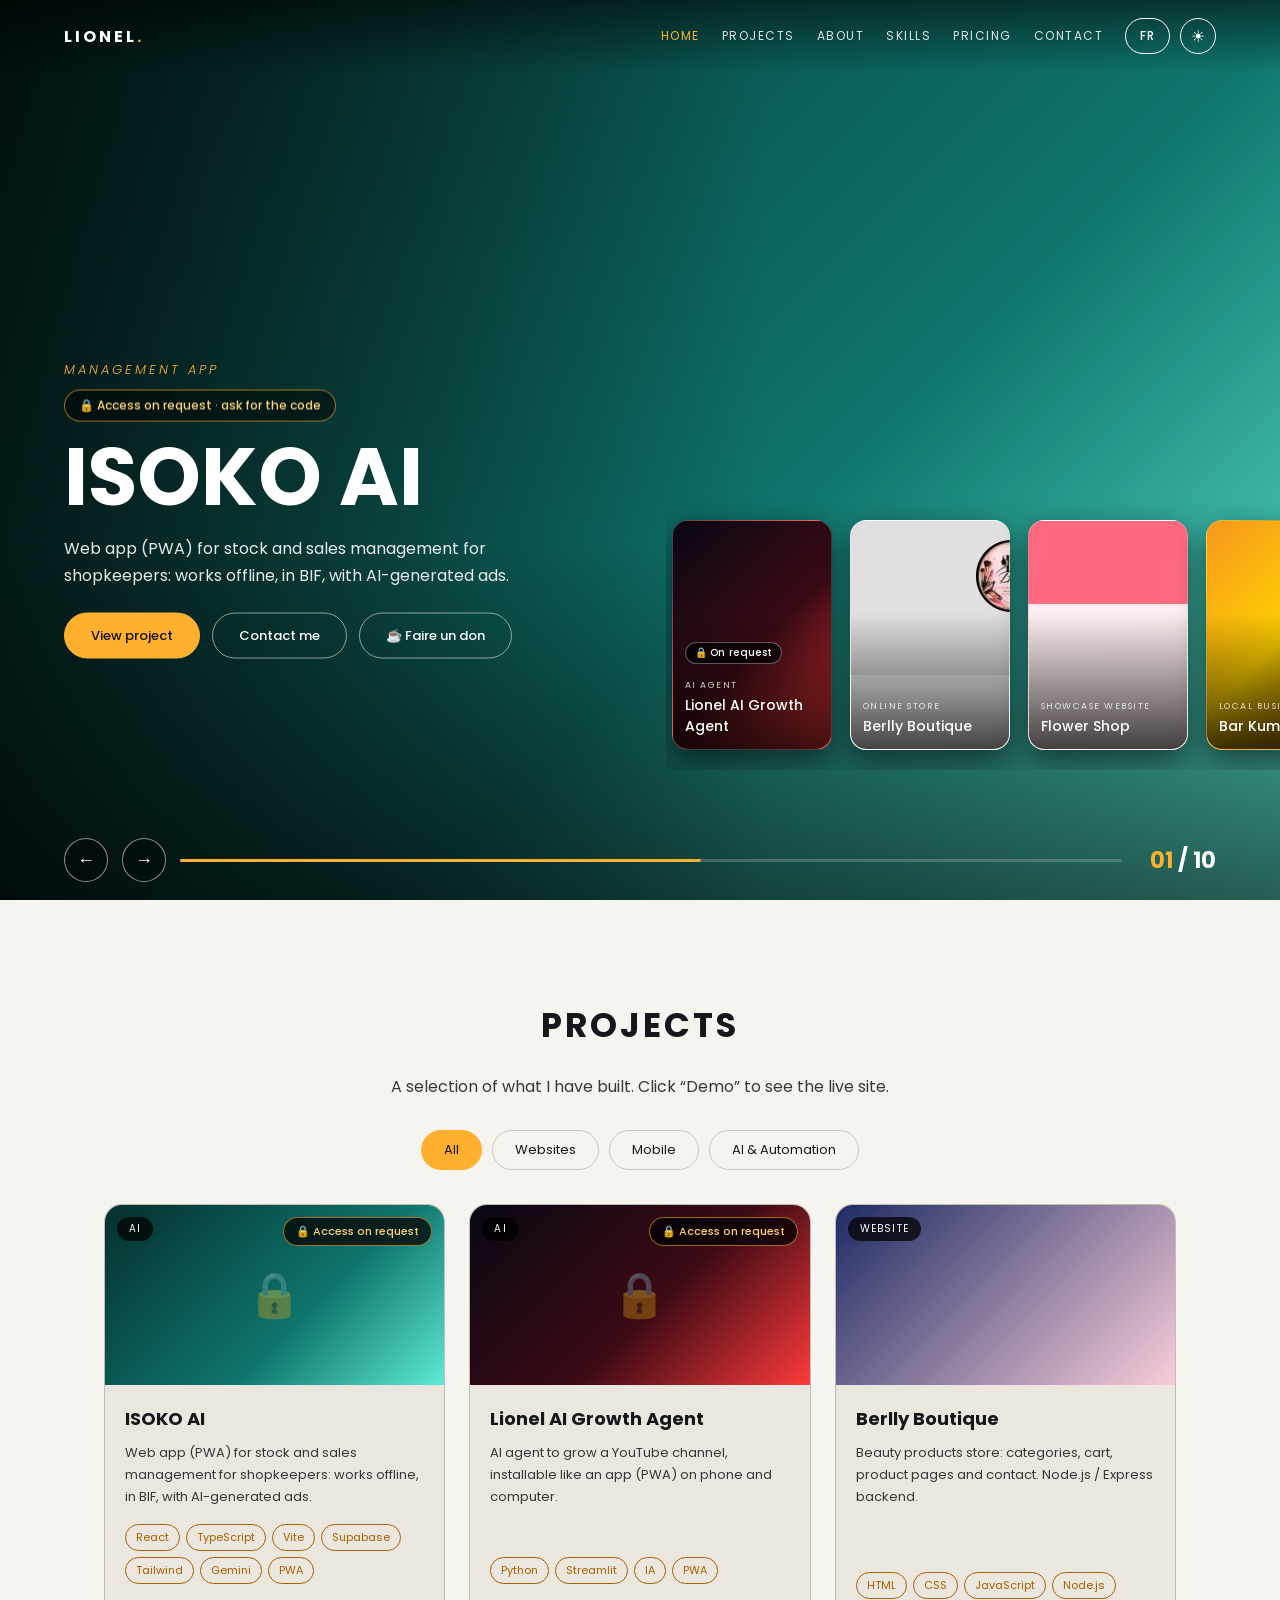
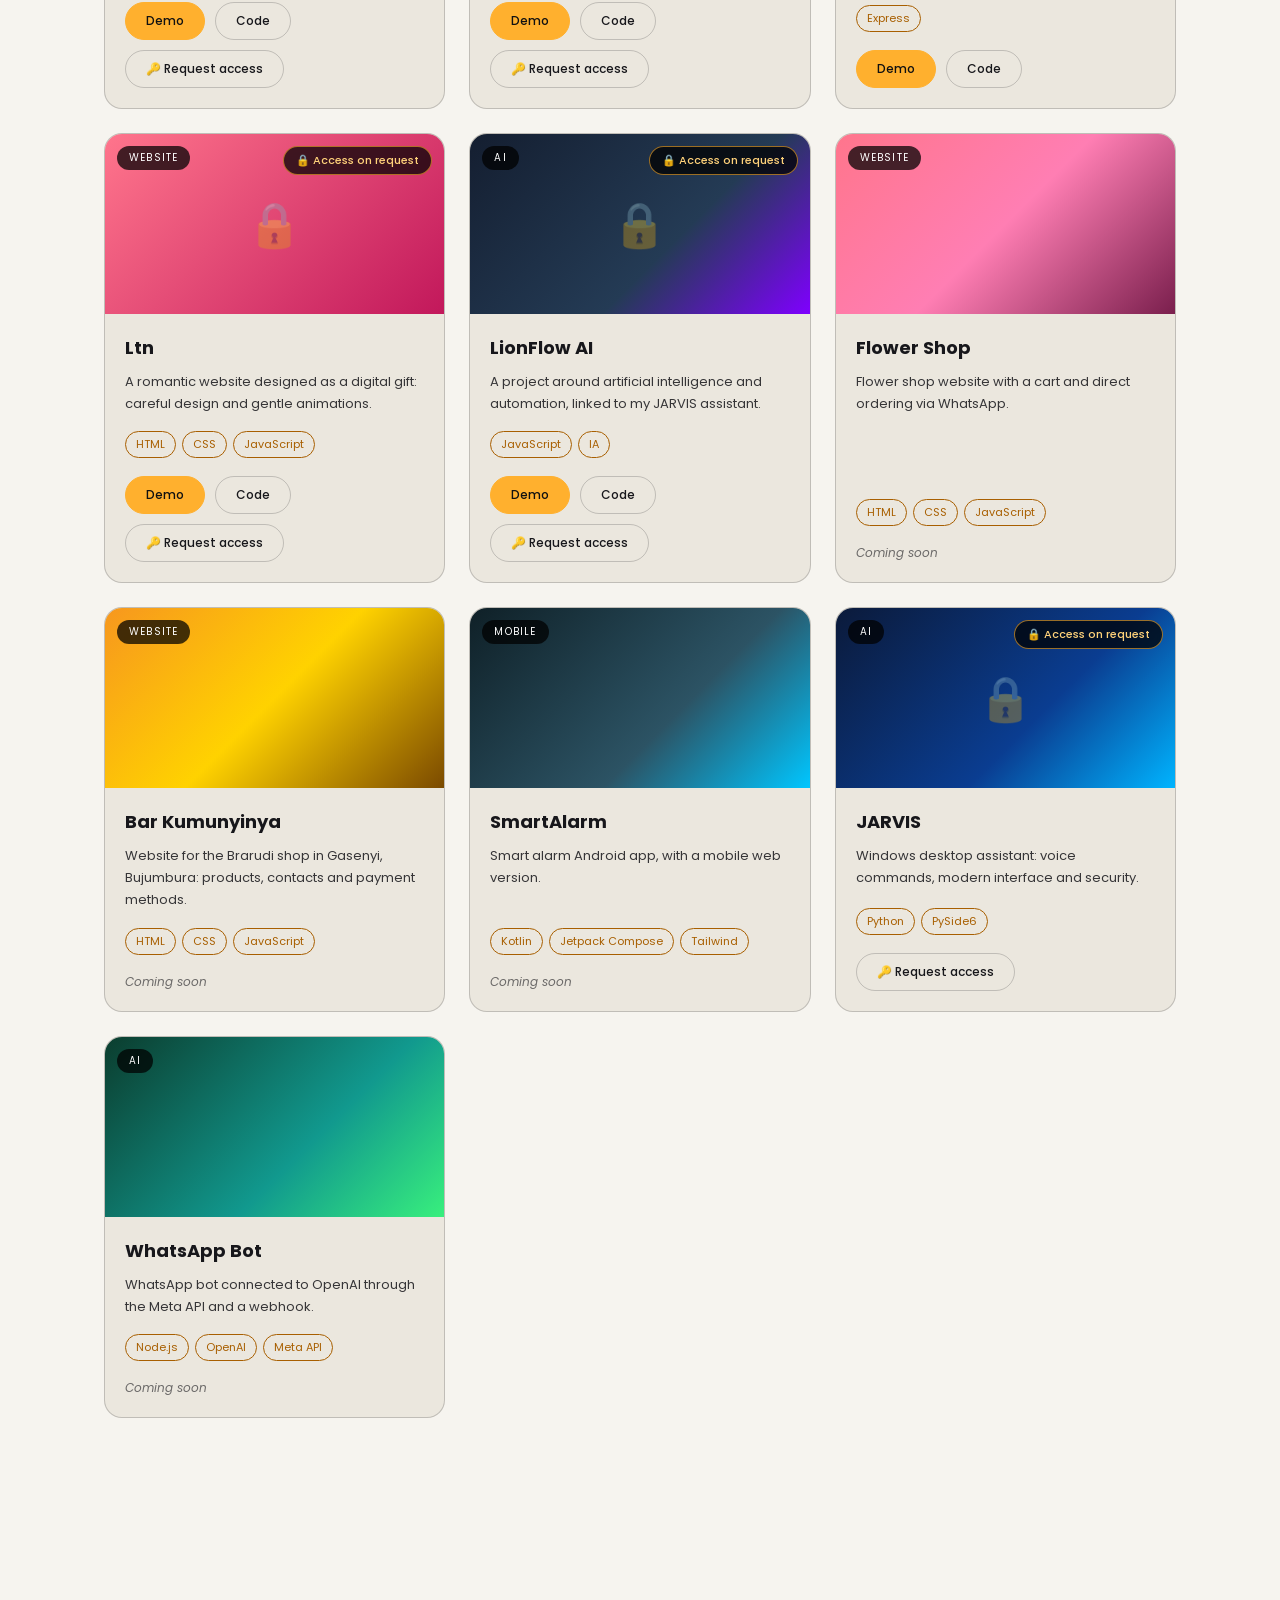
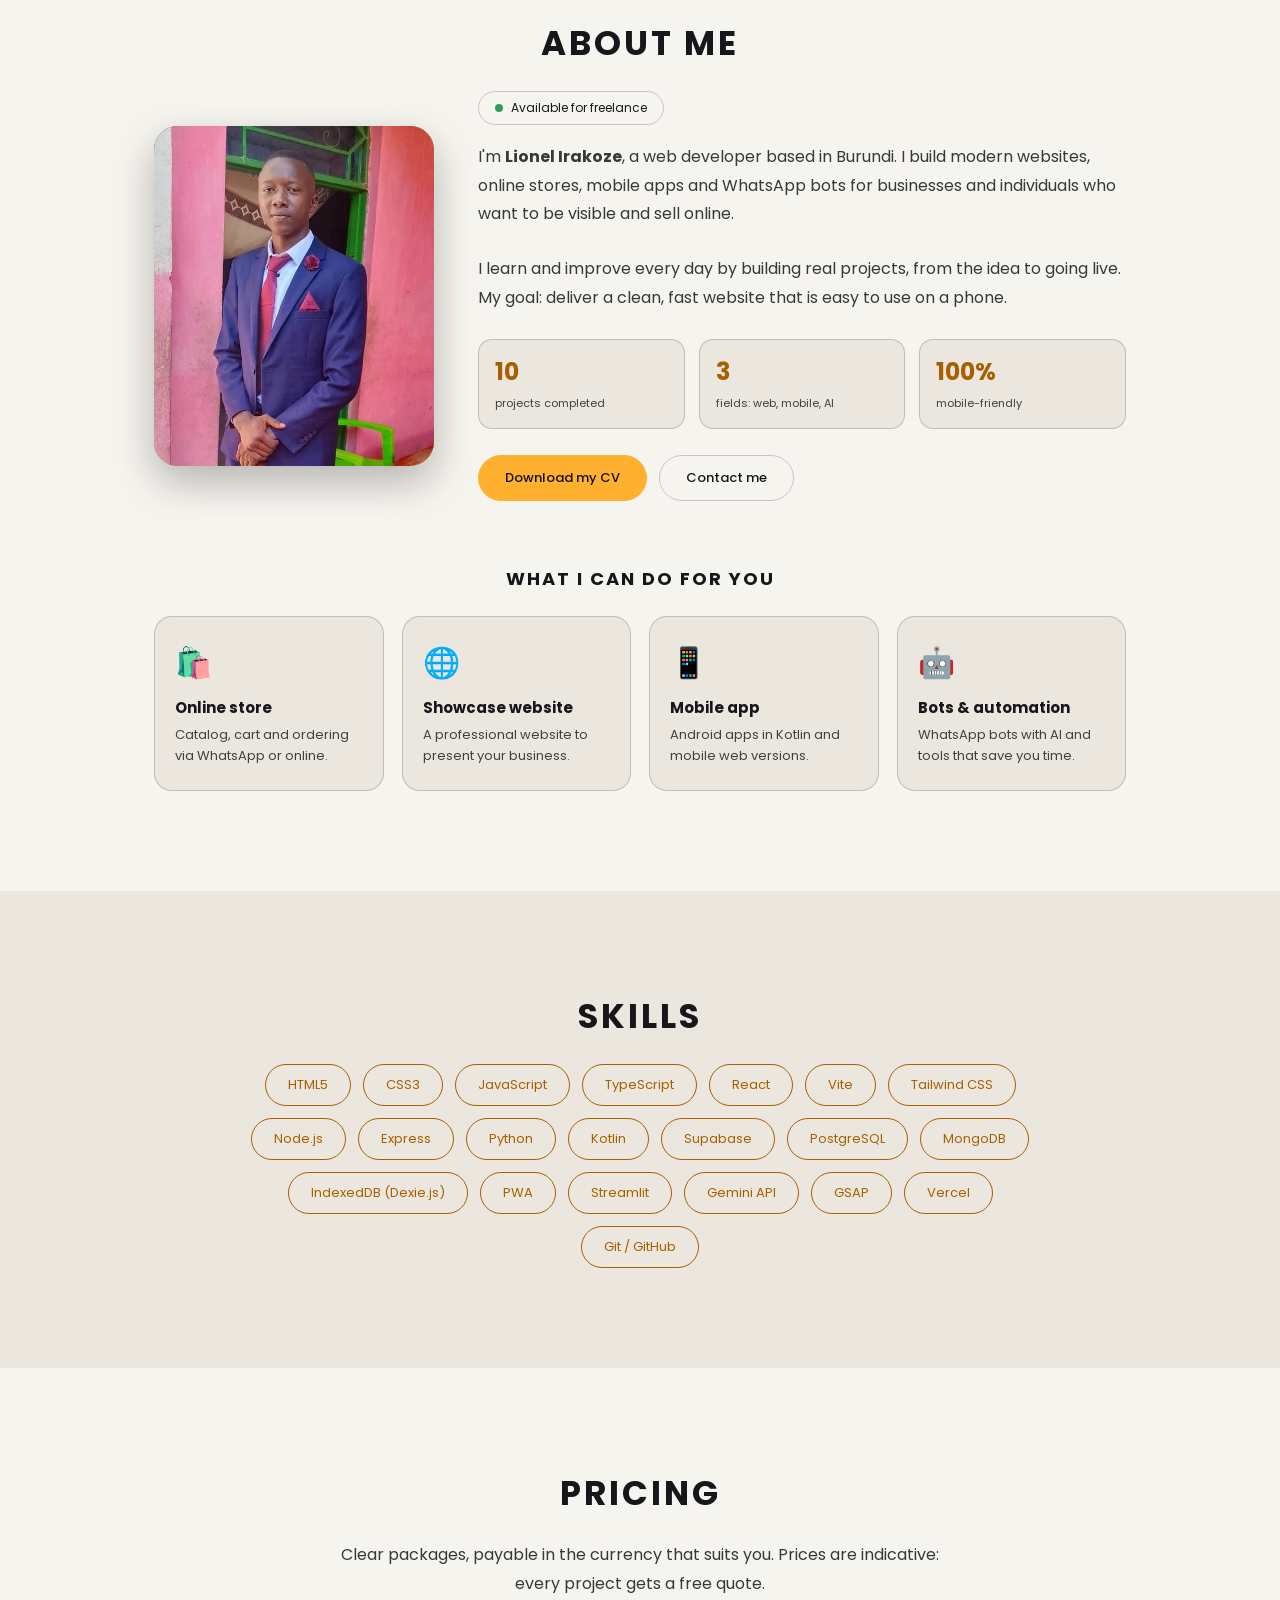
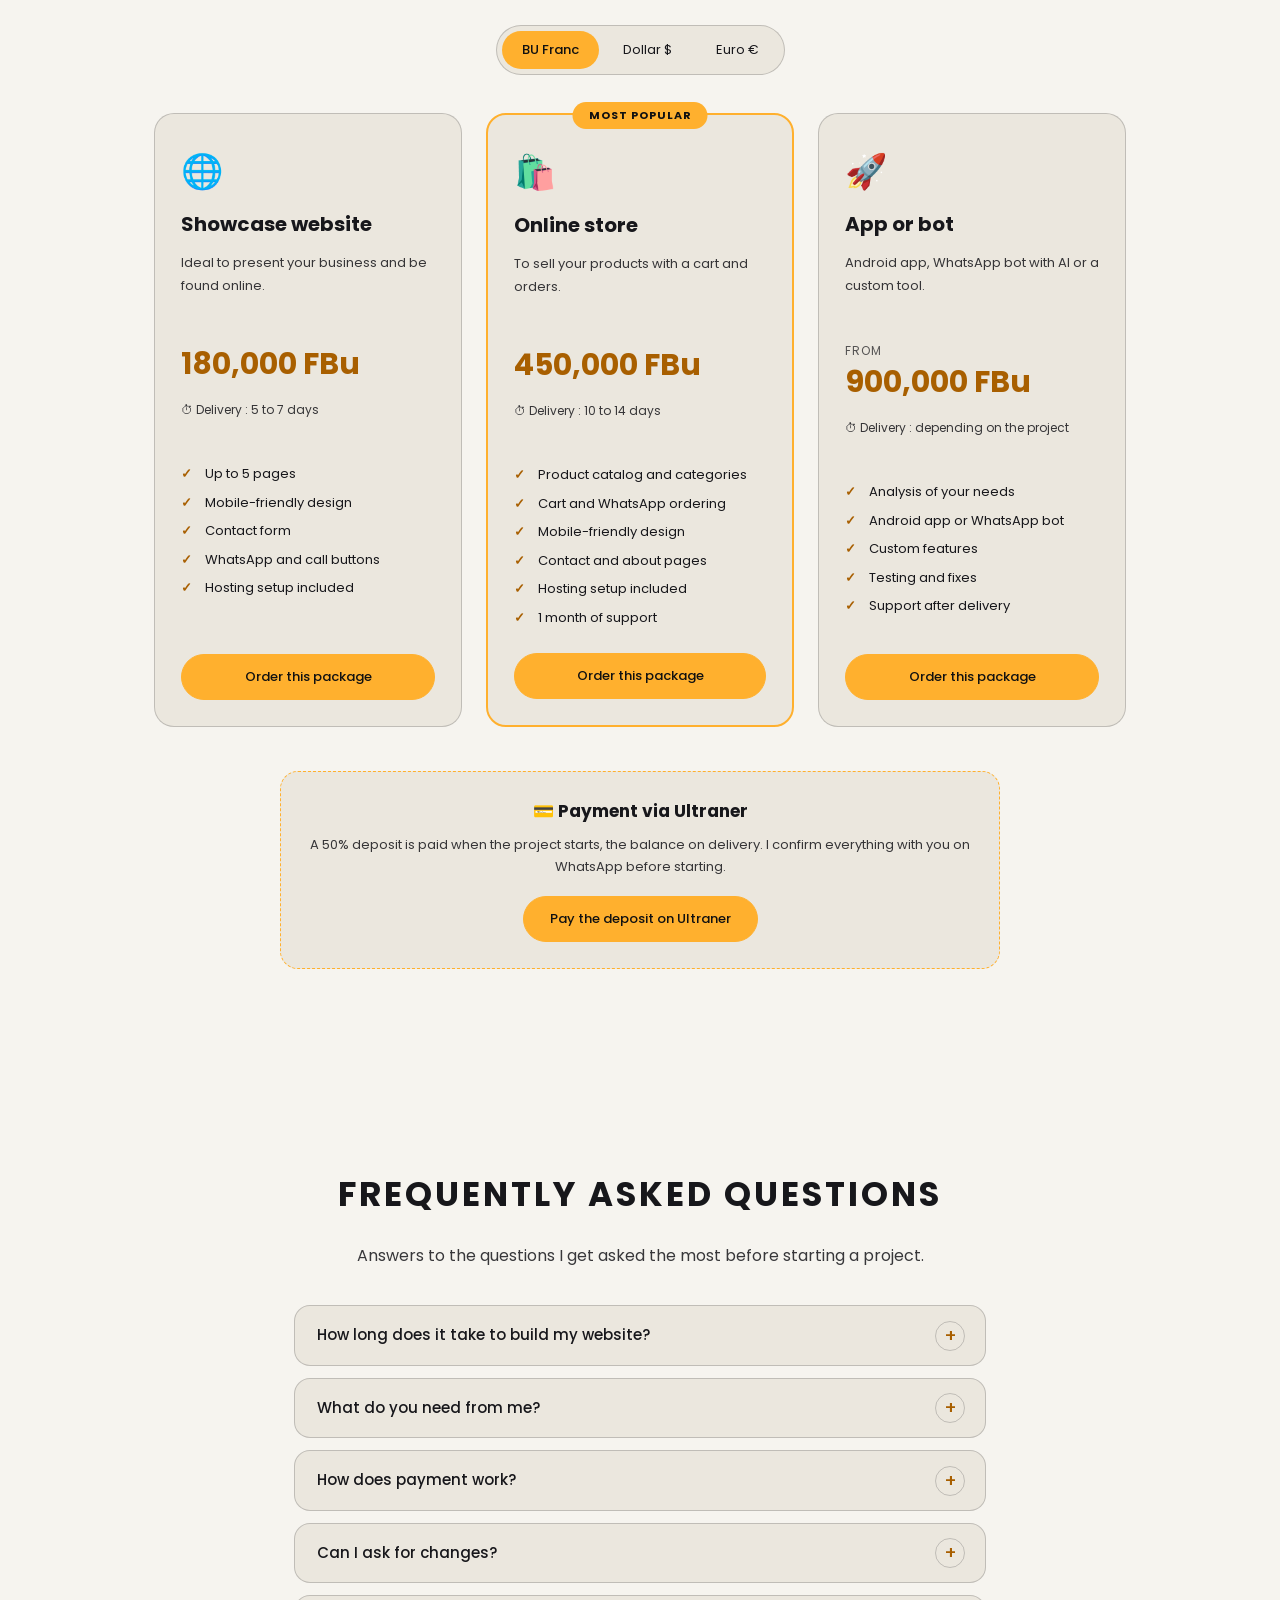
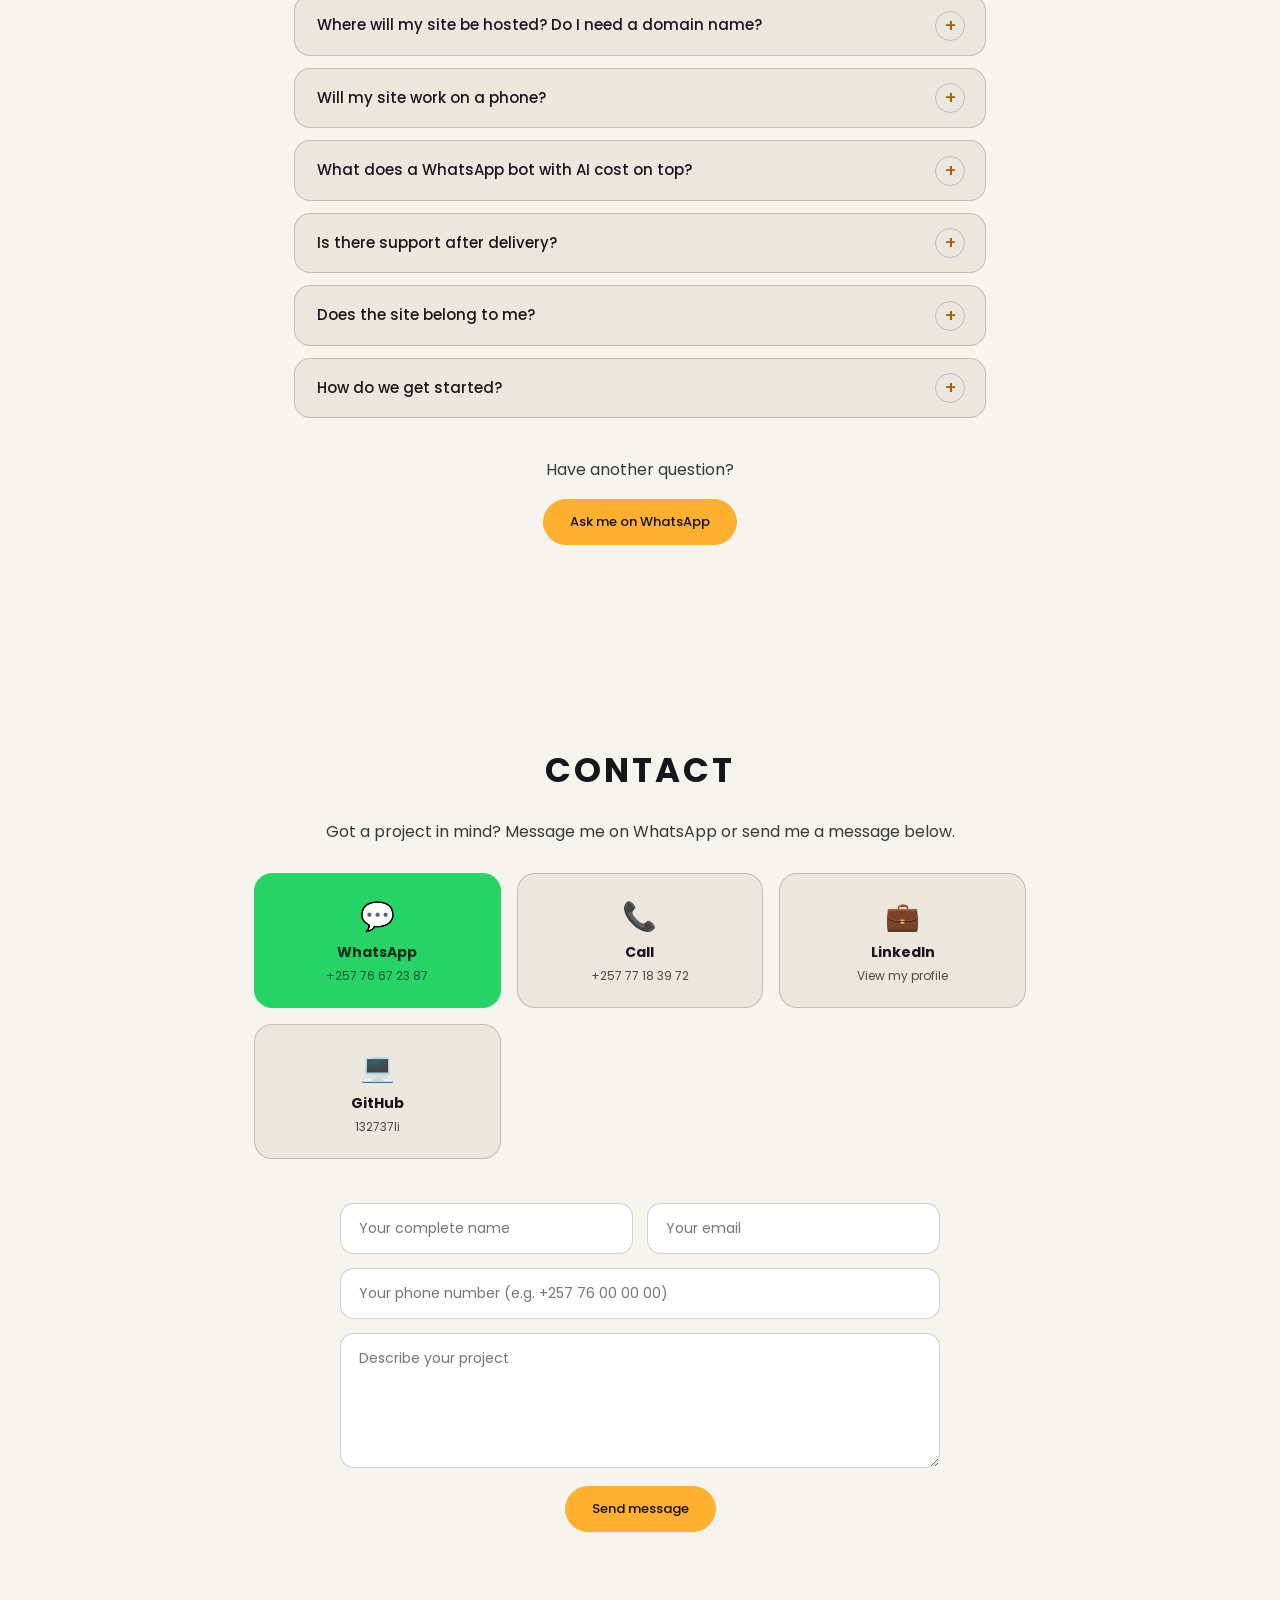
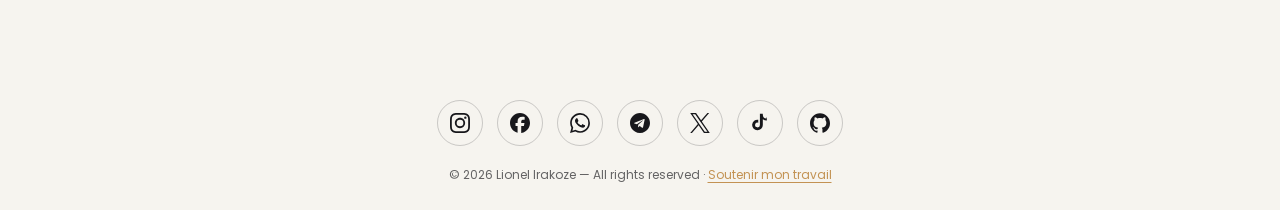
<file: index.html>
<!DOCTYPE html>
<html lang="fr">
<head>
  <meta charset="UTF-8" />
  <meta name="viewport" content="width=device-width, initial-scale=1.0" />
  <title>Lionel Irakoze — Développeur Web Freelance</title>
  <meta name="description" content="Lionel Irakoze, développeur web freelance au Burundi : sites vitrines, boutiques en ligne, applications mobiles et bots WhatsApp. Disponible pour de nouveaux projets." />

  <!-- Aperçu au partage (WhatsApp, LinkedIn...) -->
  <meta property="og:type" content="website" />
  <meta property="og:title" content="Lionel Irakoze — Développeur Web Freelance" />
  <meta property="og:description" content="Sites vitrines, boutiques en ligne, applications mobiles et bots WhatsApp. Découvre mes projets." />
  <meta property="og:url" content="https://132737li.github.io/portfolio/" />
  <meta property="og:image" content="https://132737li.github.io/portfolio/images/preview.jpg" />
  <meta name="twitter:card" content="summary_large_image" />

  <!-- Favicon -->
  <link rel="icon" href="data:image/svg+xml,%3Csvg xmlns='http://www.w3.org/2000/svg' viewBox='0 0 100 100'%3E%3Crect width='100' height='100' rx='22' fill='%230e0e10'/%3E%3Ctext x='50' y='70' font-size='62' font-family='Arial' font-weight='700' text-anchor='middle' fill='%23ffb02e'%3EL%3C/text%3E%3C/svg%3E" />

  <script>
    // Applique le thème avant l'affichage (évite le flash)
    try {
      const t = localStorage.getItem("theme");
      if (t) document.documentElement.setAttribute("data-theme", t);
    } catch (e) {}
  </script>
  <link rel="preconnect" href="https://fonts.googleapis.com" />
  <link href="https://fonts.googleapis.com/css2?family=Poppins:ital,wght@0,300;0,500;0,700;1,400&display=swap" rel="stylesheet" />
  <link rel="stylesheet" href="style.css" />
  <link rel="stylesheet" href="projects.css" />
  <link rel="stylesheet" href="about.css" />
  <link rel="stylesheet" href="extras.css" />
  <link rel="stylesheet" href="pricing.css" />
  <link rel="stylesheet" href="faq.css" />
  <link rel="stylesheet" href="burger.css" />
  <link rel="stylesheet" href="donate.css" />
  <link rel="stylesheet" href="slider-fix.css" />
</head>
<body>
  <header class="nav" id="nav">
    <a href="#home" class="logo">LIONEL<span>.</span></a>

    <nav id="main-nav" class="nav-links" aria-label="Navigation principale">
      <a href="#home" data-i18n="nav.home">Accueil</a>
      <a href="#projects" data-i18n="nav.projects">Projets</a>
      <a href="#about" data-i18n="nav.about">À propos</a>
      <a href="#skills" data-i18n="nav.skills">Compétences</a>
      <a href="#pricing" id="nav-pricing">Tarifs</a>
      <a href="#contact" data-i18n="nav.contact">Contact</a>
    </nav>

    <div class="nav-tools">
      <button id="lang-toggle" class="lang-toggle" aria-label="Changer de langue">EN</button>
      <button id="theme-toggle" class="theme-toggle" aria-label="Changer de thème">☾</button>
      <button id="burger" class="burger" aria-label="Ouvrir le menu" aria-expanded="false" aria-controls="main-nav">
        <span></span><span></span><span></span>
      </button>
    </div>
  </header>

  <!-- HERO / SLIDER -->
  <section id="home" class="stage">
    <div id="bg" class="bg"></div>

    <div id="details" class="details">
      <p class="eyebrow" id="d-cat"></p>
      <h1 id="d-title"></h1>
      <p class="desc" id="d-desc"></p>
      <div class="actions">
        <a id="d-link" class="btn" href="#projects" target="_blank" rel="noopener" data-i18n="hero.view">Voir le projet</a>
        <a class="btn ghost" href="#contact" data-i18n="hero.contact">Me contacter</a>
        <button type="button" class="btn ghost donate-btn" data-donate="hero">☕ Faire un don</button>
      </div>
    </div>

    <div id="cards" class="cards"></div>

    <div class="controls">
      <button id="prev" aria-label="Précédent">&#8592;</button>
      <button id="next" aria-label="Suivant">&#8594;</button>
      <div class="progress"><div id="bar"></div></div>
      <div class="counter"><span id="num">01</span> / <span id="total"></span></div>
    </div>
  </section>

  <!-- PROJETS -->
  <section id="projects" class="section projects">
    <h2 data-i18n="proj.title">Projets</h2>
    <p class="sub" data-i18n="proj.sub">Une sélection de ce que j'ai construit. Clique sur « Démo » pour voir le site en ligne.</p>
    <div class="filters" id="filters"></div>
    <div class="grid" id="grid"></div>
  </section>

  <!-- À PROPOS -->
  <section id="about" class="section about">
    <h2 data-i18n="about.title">À propos</h2>

    <div class="about-grid">
      <div class="about-photo">
        <span class="initial">L</span>
        <img src="images/photo.webp" alt="Photo de Lionel Irakoze" onerror="this.remove()" />
      </div>

      <div class="about-text">
        <span class="badge"><i></i> <span data-i18n="about.badge">Disponible en freelance</span></span>
        <p data-i18n="about.p1">
          Je suis <strong>Lionel Irakoze</strong>, développeur web basé au Burundi.
          Je crée des sites modernes, des boutiques en ligne, des applications mobiles
          et des bots WhatsApp pour les commerces et les particuliers qui veulent
          être visibles et vendre en ligne.
        </p>
        <p data-i18n="about.p2">
          J'apprends et je progresse chaque jour en construisant des projets concrets,
          de l'idée jusqu'à la mise en ligne. Mon objectif : te livrer un site propre,
          rapide et facile à utiliser sur téléphone.
        </p>

        <div class="stats">
          <div><strong>10</strong><span data-i18n="about.s1">projets réalisés</span></div>
          <div><strong>3</strong><span data-i18n="about.s2">domaines : web, mobile, IA</span></div>
          <div><strong>100%</strong><span data-i18n="about.s3">adapté au mobile</span></div>
        </div>

        <div class="actions">
          <a class="btn" href="cv.pdf" download data-i18n="about.cv">Télécharger mon CV</a>
          <a class="btn ghost dark-text" href="#contact" data-i18n="about.contact">Me contacter</a>
        </div>
      </div>
    </div>

    <h3 class="sub-title" data-i18n="about.offer">Ce que je peux faire pour toi</h3>
    <div class="services">
      <div class="service"><span>🛍️</span><h4 data-i18n="svc1.t">Boutique en ligne</h4><p data-i18n="svc1.d">Catalogue, panier et commande par WhatsApp ou en ligne.</p></div>
      <div class="service"><span>🌐</span><h4 data-i18n="svc2.t">Site vitrine</h4><p data-i18n="svc2.d">Un site professionnel pour présenter ton activité.</p></div>
      <div class="service"><span>📱</span><h4 data-i18n="svc3.t">Application mobile</h4><p data-i18n="svc3.d">Applications Android en Kotlin et versions web mobiles.</p></div>
      <div class="service"><span>🤖</span><h4 data-i18n="svc4.t">Bot et automatisation</h4><p data-i18n="svc4.d">Bots WhatsApp avec IA et outils qui te font gagner du temps.</p></div>
    </div>
  </section>

  <!-- COMPÉTENCES -->
  <section id="skills" class="section dark">
    <h2 data-i18n="skills.title">Compétences</h2>
    <div class="skills">
      <span>HTML5</span><span>CSS3</span><span>JavaScript</span><span>TypeScript</span>
      <span>React</span><span>Vite</span><span>Tailwind CSS</span>
      <span>Node.js</span><span>Express</span><span>Python</span><span>Kotlin</span>
      <span>Supabase</span><span>PostgreSQL</span><span>MongoDB</span><span>IndexedDB (Dexie.js)</span>
      <span>PWA</span><span>Streamlit</span><span>Gemini API</span><span>GSAP</span><span>Vercel</span><span>Git / GitHub</span>
    </div>
  </section>

  <!-- TARIFS -->
  <section id="pricing" class="section pricing">
    <h2 id="pr-title">Tarifs</h2>
    <p class="sub" id="pr-sub"></p>
    <div class="cur-switch" id="cur-switch"></div>
    <div class="plans" id="plans"></div>
    <div class="pay-box" id="pay-box"></div>
  </section>

  <!-- FAQ -->
  <section id="faq" class="section faq">
    <h2 id="faq-title">FAQ</h2>
    <p class="sub" id="faq-sub"></p>
    <div class="faq-list" id="faq-list"></div>
    <div class="faq-cta" id="faq-cta"></div>
  </section>

  <!-- AVIS CLIENTS (caché tant qu'il n'y a aucun témoignage dans testimonials.js) -->
  <section id="reviews" class="section reviews" hidden>
    <h2 data-i18n="rev.title">Avis clients</h2>
    <p class="sub" data-i18n="rev.sub">Ce que disent les personnes avec qui j'ai travaillé.</p>
    <div class="reviews-grid" id="reviews-grid"></div>
  </section>

  <!-- CONTACT -->
  <section id="contact" class="section">
    <h2 data-i18n="contact.title">Contact</h2>
    <p data-i18n="contact.sub">Un projet en tête ? Écris-moi sur WhatsApp ou envoie-moi un message ci-dessous.</p>

    <div class="contact-links">
      <a id="wa-link" class="c-link wa" href="https://wa.me/25776672387" target="_blank" rel="noopener">
        <span>💬</span><b>WhatsApp</b><small>+257 76 67 23 87</small>
      </a>
      <a class="c-link" href="tel:+25777183972">
        <span>📞</span><b data-i18n="c.call">Appeler</b><small>+257 77 18 39 72</small>
      </a>
      <a class="c-link" href="https://www.linkedin.com/in/lionel-irakoze-032601434" target="_blank" rel="noopener">
        <span>💼</span><b>LinkedIn</b><small data-i18n="c.linkedin">Voir mon profil</small>
      </a>
      <a class="c-link" href="https://github.com/132737li" target="_blank" rel="noopener">
        <span>💻</span><b>GitHub</b><small>132737li</small>
      </a>
    </div>

    <form id="contact-form" class="form" novalidate>
      <div class="row">
        <input type="text" name="name" placeholder="Ton nom" data-i18n-ph="ph.name" required />
        <input type="email" name="email" placeholder="Ton email" data-i18n-ph="ph.email" required />
      </div>
      <div class="row">
        <input type="tel" name="phone" inputmode="tel" autocomplete="tel" placeholder="Ton numéro de téléphone (ex : +257 76 00 00 00)" required />
      </div>
      <textarea name="message" rows="5" placeholder="Décris ton projet" data-i18n-ph="ph.msg" required></textarea>
      <input type="text" name="website" class="hp" tabindex="-1" autocomplete="off" />
      <button type="submit" class="btn" id="form-btn" data-i18n="form.btn">Envoyer le message</button>
      <p id="form-status" class="form-status" role="status"></p>
    </form>
  </section>

  <!-- PIED DE PAGE + RÉSEAUX SOCIAUX (liens à modifier dans social.js) -->
  <footer class="site-footer">
    <div id="socials"></div>
    <p class="copy">
      © <span id="year"></span> Lionel Irakoze — <span data-i18n="footer.rights">Tous droits réservés</span>
      · <button type="button" class="link-btn" data-donate="footer">Soutenir mon travail</button>
    </p>
  </footer>

  <script src="https://cdnjs.cloudflare.com/ajax/libs/gsap/3.12.5/gsap.min.js"></script>
  <script src="script.js"></script>
  <script src="i18n.js"></script>
  <script src="projects.js"></script>
  <script src="pricing.js"></script>
  <script src="faq.js"></script>
  <script src="testimonials.js"></script>
  <script src="burger.js"></script>
  <script src="donate.js"></script>
  <script src="social.js"></script>
  <script src="slider-fix.js"></script>
  <script src="thanks.js"></script>
</body>
</html>
</file>
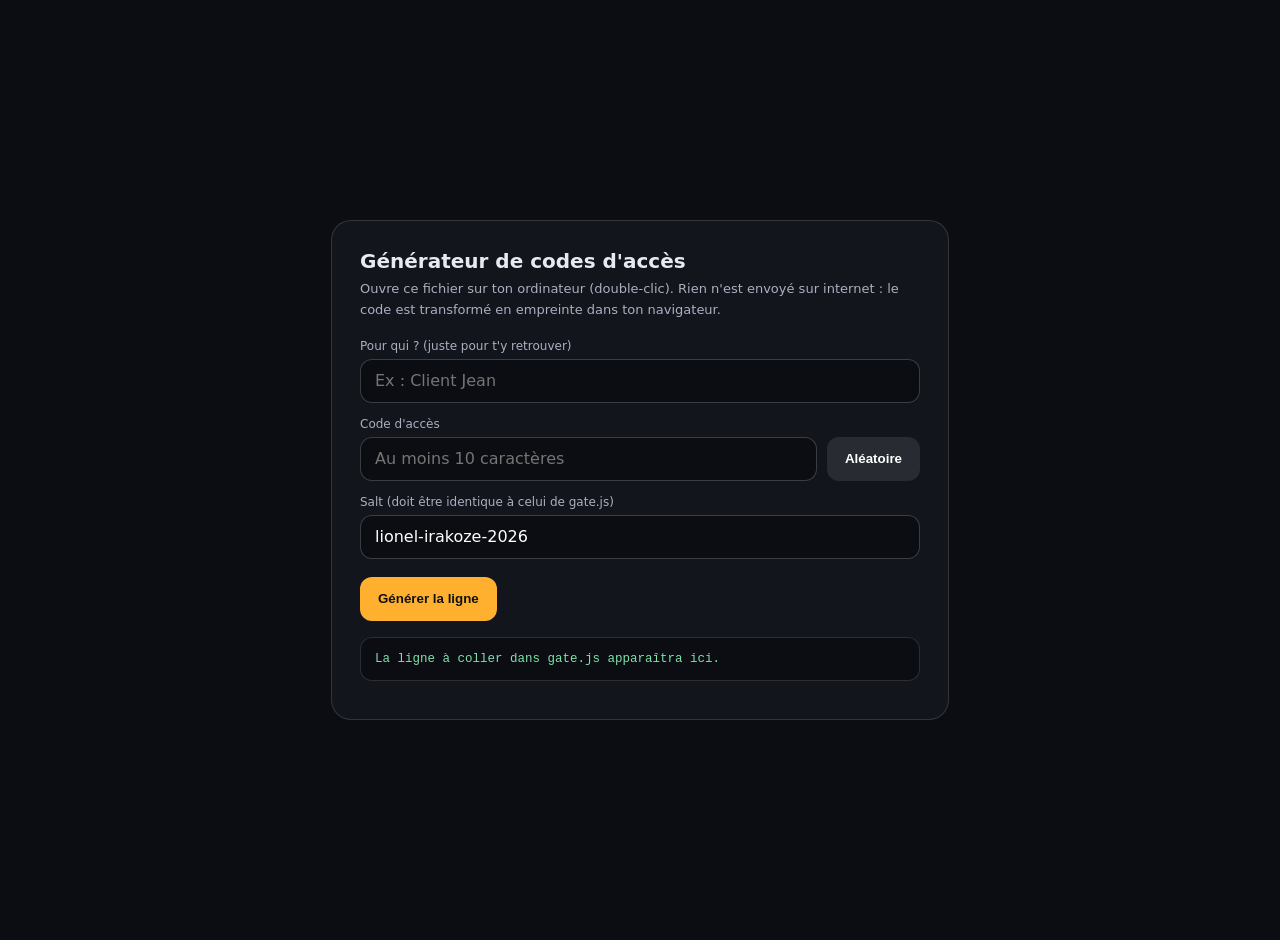
<file: generer-code.html>
<!DOCTYPE html>
<html lang="fr">

<head>
    <meta charset="UTF-8" />
    <meta name="viewport" content="width=device-width, initial-scale=1" />
    <meta name="robots" content="noindex" />
    <title>Générateur de codes d'accès</title>
    <style>
        body {
            font-family: system-ui, sans-serif;
            background: #0b0d12;
            color: #e8eaf0;
            margin: 0;
            display: grid;
            place-items: center;
            min-height: 100vh;
            padding: 20px
        }

        .c {
            width: 100%;
            max-width: 560px;
            background: #12151c;
            border: 1px solid #ffffff22;
            border-radius: 20px;
            padding: 28px
        }

        h1 {
            font-size: 20px;
            margin: 0 0 6px
        }

        p {
            color: #aab0c0;
            font-size: 13px;
            line-height: 1.6;
            margin: 0 0 18px
        }

        label {
            display: block;
            font-size: 12px;
            color: #aab0c0;
            margin: 14px 0 6px
        }

        input {
            width: 100%;
            box-sizing: border-box;
            height: 44px;
            padding: 0 14px;
            border-radius: 12px;
            border: 1px solid #ffffff33;
            background: #0b0d12;
            color: #fff;
            font: inherit
        }

        .row {
            display: flex;
            gap: 10px
        }

        .row input {
            flex: 1
        }

        button {
            height: 44px;
            padding: 0 18px;
            border: 0;
            border-radius: 12px;
            background: #ffb02e;
            color: #111;
            font-weight: 700;
            cursor: pointer
        }

        button.g {
            background: #ffffff18;
            color: #fff
        }

        pre {
            background: #0b0d12;
            border: 1px solid #ffffff22;
            border-radius: 12px;
            padding: 14px;
            font-size: 12.5px;
            white-space: pre-wrap;
            word-break: break-all;
            margin: 16px 0 0;
            color: #7ee2a8
        }

        small {
            display: block;
            margin-top: 10px;
            color: #8b93a7
        }
    </style>
</head>

<body>
    <div class="c">
        <h1>Générateur de codes d'accès</h1>
        <p>Ouvre ce fichier sur ton ordinateur (double-clic). Rien n'est envoyé sur internet : le code est transformé en
            empreinte dans ton navigateur.</p>

        <label for="label">Pour qui ? (juste pour t'y retrouver)</label>
        <input id="label" placeholder="Ex : Client Jean" />

        <label for="code">Code d'accès</label>
        <div class="row"><input id="code" placeholder="Au moins 10 caractères" /><button class="g" id="rnd"
                type="button">Aléatoire</button></div>

        <label for="salt">Salt (doit être identique à celui de gate.js)</label>
        <input id="salt" value="lionel-irakoze-2026" />

        <div style="margin-top:18px"><button id="go" type="button">Générer la ligne</button></div>
        <pre id="out">La ligne à coller dans gate.js apparaîtra ici.</pre>
        <small id="hint"></small>
    </div>
    <script>
        const $ = (id) => document.getElementById(id);
        async function sha(s) { const b = await crypto.subtle.digest("SHA-256", new TextEncoder().encode(s)); return [...new Uint8Array(b)].map(x => x.toString(16).padStart(2, "0")).join(""); }
        $("rnd").onclick = () => { const a = "abcdefghijkmnpqrstuvwxyzABCDEFGHJKLMNPQRSTUVWXYZ23456789"; const r = crypto.getRandomValues(new Uint32Array(12)); $("code").value = [...r].map(n => a[n % a.length]).join(""); };
        $("go").onclick = async () => {
            const code = $("code").value.trim(), salt = $("salt").value, label = ($("label").value.trim() || "Visiteur").replace(/"/g, "'");
            if (code.length < 8) { $("out").textContent = "Choisis un code d'au moins 8 caractères (10 ou plus, c'est mieux)."; return; }
            const h = await sha(salt + "|" + code);
            $("out").textContent = '{ label: "' + label + '", hash: "' + h + '" },';
            $("hint").textContent = "Colle cette ligne dans la liste « codes » de gate.js. Envoie le code « " + code + " » à la personne sur WhatsApp (c'est le seul endroit où il apparaît).";
        };
    </script>
</body>

</html>
</file>
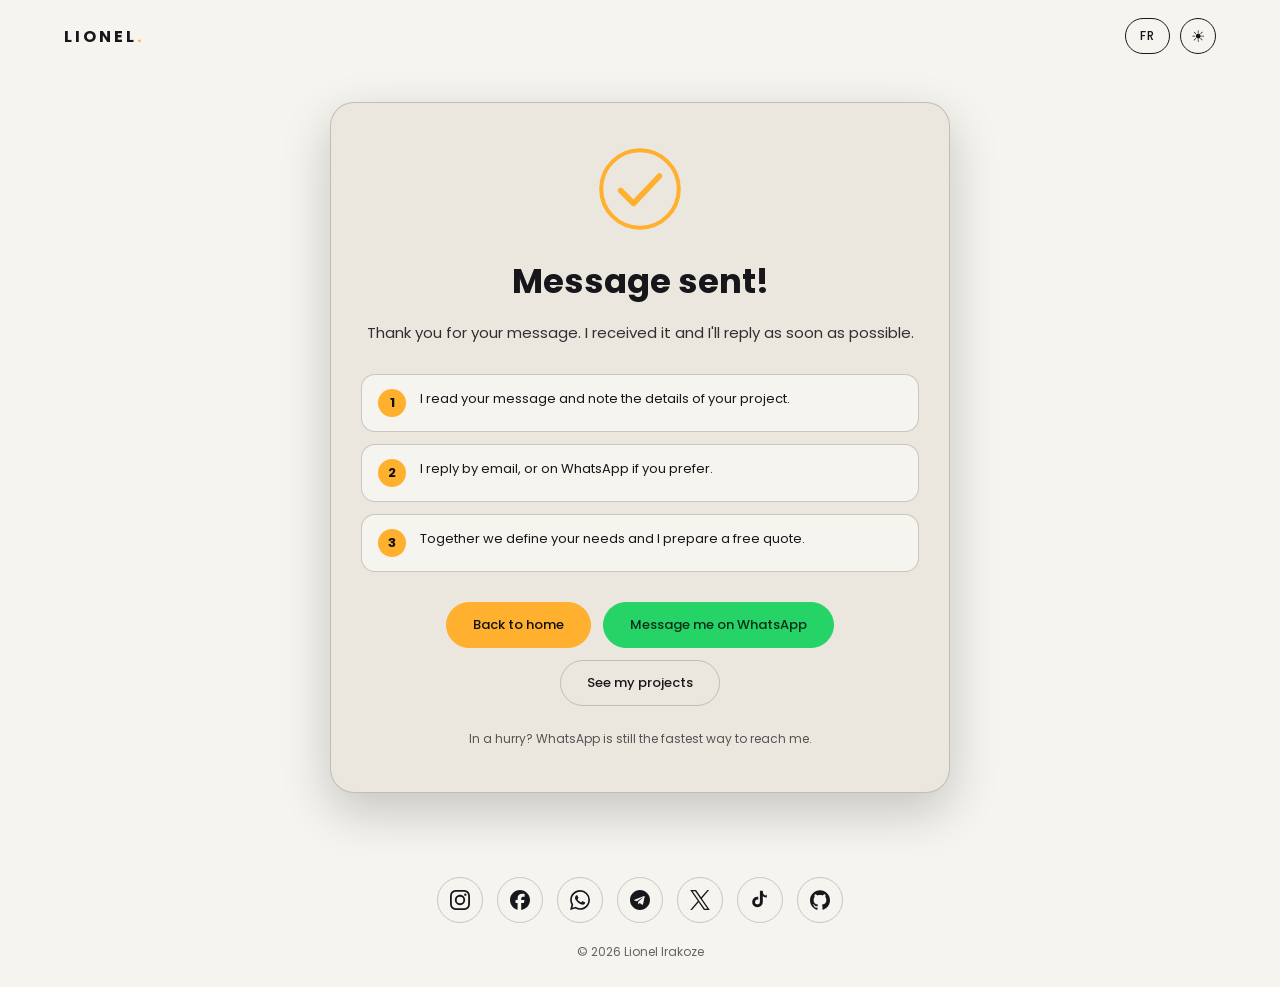
<file: merci.html>
<!DOCTYPE html>
<html lang="fr">

<head>
    <meta charset="UTF-8" />
    <meta name="viewport" content="width=device-width, initial-scale=1.0" />
    <title>Message envoyé — Lionel Irakoze</title>
    <meta name="robots" content="noindex" />
    <link rel="icon"
        href="data:image/svg+xml,%3Csvg xmlns='http://www.w3.org/2000/svg' viewBox='0 0 100 100'%3E%3Crect width='100' height='100' rx='22' fill='%230e0e10'/%3E%3Ctext x='50' y='70' font-size='62' font-family='Arial' font-weight='700' text-anchor='middle' fill='%23ffb02e'%3EL%3C/text%3E%3C/svg%3E" />
    <script>
        try {
            const t = localStorage.getItem("theme");
            if (t) document.documentElement.setAttribute("data-theme", t);
        } catch (e) { }
    </script>
    <link rel="preconnect" href="https://fonts.googleapis.com" />
    <link href="https://fonts.googleapis.com/css2?family=Poppins:ital,wght@0,300;0,500;0,700;1,400&display=swap"
        rel="stylesheet" />
    <link rel="stylesheet" href="style.css" />
    <link rel="stylesheet" href="extras.css" />
    <style>
        .t-top {
            display: flex;
            justify-content: space-between;
            align-items: center;
            padding: 18px 5vw;
            color: var(--text);
        }

        .t-tools {
            display: flex;
            align-items: center;
            gap: 10px;
        }

        .t-main {
            min-height: calc(100vh - 220px);
            display: grid;
            place-items: center;
            padding: 30px 5vw 50px;
        }

        .t-card {
            width: 100%;
            max-width: 620px;
            text-align: center;
            padding: 44px 30px;
            border-radius: 24px;
            background: var(--bg2);
            border: 1px solid var(--border);
            box-shadow: 0 18px 50px #0003;
            animation: rise .6s ease both;
        }

        @keyframes rise {
            from {
                opacity: 0;
                transform: translateY(24px);
            }

            to {
                opacity: 1;
                transform: none;
            }
        }

        .t-check {
            width: 84px;
            height: 84px;
            margin-bottom: 18px;
        }

        .t-check .c {
            fill: none;
            stroke: var(--accent);
            stroke-width: 2.5;
            stroke-dasharray: 160;
            stroke-dashoffset: 160;
            animation: draw .8s .1s ease forwards;
        }

        .t-check .p {
            fill: none;
            stroke: var(--accent);
            stroke-width: 3.5;
            stroke-linecap: round;
            stroke-linejoin: round;
            stroke-dasharray: 40;
            stroke-dashoffset: 40;
            animation: draw .5s .8s ease forwards;
        }

        @keyframes draw {
            to {
                stroke-dashoffset: 0;
            }
        }

        .t-card h1 {
            font-size: clamp(26px, 5vw, 34px);
            margin-bottom: 12px;
        }

        .t-lead {
            line-height: 1.8;
            opacity: .88;
            margin-bottom: 28px;
            font-size: 15px;
        }

        .t-steps {
            list-style: none;
            display: flex;
            flex-direction: column;
            gap: 12px;
            margin: 0 0 30px;
            padding: 0;
            text-align: left;
        }

        .t-steps li {
            display: flex;
            gap: 14px;
            align-items: flex-start;
            padding: 14px 16px;
            border-radius: 14px;
            background: var(--bg);
            border: 1px solid var(--border);
            font-size: 13px;
            line-height: 1.6;
        }

        .t-steps b {
            flex: 0 0 28px;
            height: 28px;
            border-radius: 50%;
            display: grid;
            place-items: center;
            background: var(--accent);
            color: #111;
            font-size: 13px;
        }

        .t-note {
            margin-top: 24px;
            font-size: 12px;
            opacity: .7;
        }

        .t-card .actions {
            justify-content: center;
        }

        .btn.wa {
            background: #25d366;
            border-color: #25d366;
            color: #0b2e1a;
        }

        @media (prefers-reduced-motion: reduce) {
            .t-card {
                animation: none;
            }

            .t-check .c,
            .t-check .p {
                animation: none;
                stroke-dashoffset: 0;
            }
        }
    </style>
</head>

<body>
    <header class="t-top">
        <a href="index.html" class="logo"
            style="color:inherit;text-decoration:none;font-weight:700;letter-spacing:3px;">LIONEL<span
                style="color:var(--accent)">.</span></a>
        <div class="t-tools">
            <button id="lang-toggle" class="lang-toggle" aria-label="Changer de langue">EN</button>
            <button id="theme-toggle" class="theme-toggle" aria-label="Changer de thème">☾</button>
        </div>
    </header>

    <main class="t-main">
        <section class="t-card">
            <svg class="t-check" viewBox="0 0 52 52" aria-hidden="true">
                <circle class="c" cx="26" cy="26" r="24" />
                <path class="p" d="M14 27l8 8 16-17" />
            </svg>

            <h1 data-i18n="title">Message envoyé !</h1>
            <p class="t-lead" data-i18n="lead">Merci pour ton message. Je l'ai bien reçu et je te réponds dès que
                possible.</p>

            <ol class="t-steps">
                <li><b>1</b><span data-i18n="s1">Je lis ton message et je note les détails de ton projet.</span></li>
                <li><b>2</b><span data-i18n="s2">Je te réponds par email, ou sur WhatsApp si tu préfères.</span></li>
                <li><b>3</b><span data-i18n="s3">On définit ensemble ton besoin et je te prépare un devis
                        gratuit.</span></li>
            </ol>

            <div class="actions center">
                <a class="btn" href="index.html" data-i18n="home">Retour à l'accueil</a>
                <a class="btn wa" id="wa" href="https://wa.me/25776672387" target="_blank" rel="noopener"
                    data-i18n="wa">Écrire sur WhatsApp</a>
                <a class="btn ghost dark-text" href="index.html#projects" data-i18n="proj">Voir mes projets</a>
            </div>

            <p class="t-note" data-i18n="note">Pressé ? WhatsApp reste le moyen le plus rapide de me joindre.</p>
        </section>
    </main>

    <footer class="site-footer">
        <div id="socials"></div>
        <p class="copy">© <span id="year"></span> Lionel Irakoze</p>
    </footer>

    <script>
        const D = {
            fr: {
                title: "Message envoyé !",
                lead: "Merci pour ton message. Je l'ai bien reçu et je te réponds dès que possible.",
                s1: "Je lis ton message et je note les détails de ton projet.",
                s2: "Je te réponds par email, ou sur WhatsApp si tu préfères.",
                s3: "On définit ensemble ton besoin et je te prépare un devis gratuit.",
                home: "Retour à l'accueil", wa: "Écrire sur WhatsApp", proj: "Voir mes projets",
                note: "Pressé ? WhatsApp reste le moyen le plus rapide de me joindre.",
                pageTitle: "Message envoyé — Lionel Irakoze",
                waMsg: "Bonjour Lionel, je viens de t'envoyer un message depuis ton portfolio.",
                btn: "EN", aria: "Switch to English",
            },
            en: {
                title: "Message sent!",
                lead: "Thank you for your message. I received it and I'll reply as soon as possible.",
                s1: "I read your message and note the details of your project.",
                s2: "I reply by email, or on WhatsApp if you prefer.",
                s3: "Together we define your needs and I prepare a free quote.",
                home: "Back to home", wa: "Message me on WhatsApp", proj: "See my projects",
                note: "In a hurry? WhatsApp is still the fastest way to reach me.",
                pageTitle: "Message sent — Lionel Irakoze",
                waMsg: "Hello Lionel, I just sent you a message from your portfolio.",
                btn: "FR", aria: "Passer en français",
            },
        };

        let lang = "fr";
        try {
            lang = localStorage.getItem("lang") ||
                ((navigator.language || "fr").toLowerCase().startsWith("fr") ? "fr" : "en");
        } catch (e) { }

        function apply(l) {
            lang = l;
            const d = D[l];
            document.documentElement.lang = l;
            document.title = d.pageTitle;
            document.querySelectorAll("[data-i18n]").forEach((el) => { el.textContent = d[el.dataset.i18n]; });
            document.getElementById("wa").href = "https://wa.me/25776672387?text=" + encodeURIComponent(d.waMsg);
            const b = document.getElementById("lang-toggle");
            b.textContent = d.btn; b.setAttribute("aria-label", d.aria);
            try { localStorage.setItem("lang", l); } catch (e) { }
            document.dispatchEvent(new CustomEvent("langchange", { detail: l }));
        }
        document.getElementById("lang-toggle").addEventListener("click", () => apply(lang === "fr" ? "en" : "fr"));

        // Thème
        const tb = document.getElementById("theme-toggle");
        function setTheme(t) {
            document.documentElement.setAttribute("data-theme", t);
            tb.textContent = t === "light" ? "☀" : "☾";
            try { localStorage.setItem("theme", t); } catch (e) { }
        }
        let theme = "dark";
        try {
            theme = localStorage.getItem("theme") || (matchMedia("(prefers-color-scheme: light)").matches ? "light" : "dark");
        } catch (e) { }
        setTheme(theme);
        tb.addEventListener("click", () => setTheme(document.documentElement.getAttribute("data-theme") === "light" ? "dark" : "light"));

        document.getElementById("year").textContent = new Date().getFullYear();
        apply(lang);
    </script>
    <script src="social.js"></script>
</body>

</html>
</file>
<file: style.css>
* {
    margin: 0;
    padding: 0;
    box-sizing: border-box;
}

html {
    scroll-behavior: smooth;
}

/* ===== THÈMES ===== */
:root {
    --bg: #0e0e10;
    --bg2: #17171b;
    --text: #ffffff;
    --accent: #ffb02e;
    --accent-text: #ffb02e;
    --border: #ffffff33;
    --input: #1f1f24;
}

[data-theme="light"] {
    --bg: #f6f4ef;
    --bg2: #ebe7de;
    --text: #17171b;
    --accent-text: #a85f00;
    --border: #17171b33;
    --input: #ffffff;
}

body {
    font-family: "Poppins", sans-serif;
    background: var(--bg);
    color: var(--text);
    transition: background .3s, color .3s;
}

/* ===== NAV ===== */
.nav {
    position: fixed;
    top: 0;
    left: 0;
    right: 0;
    z-index: 50;
    display: flex;
    justify-content: space-between;
    align-items: center;
    padding: 18px 5vw;
    color: #fff;
    background: linear-gradient(#0008, transparent);
    transition: background .3s, color .3s, box-shadow .3s;
}

.nav.scrolled {
    background: var(--bg);
    color: var(--text);
    box-shadow: 0 2px 20px #0003;
    backdrop-filter: blur(6px);
}

.logo {
    color: inherit;
    text-decoration: none;
    font-weight: 700;
    letter-spacing: 3px;
}

.logo span {
    color: var(--accent);
}

.nav nav {
    display: flex;
    gap: 22px;
    align-items: center;
}

.nav nav a {
    color: inherit;
    text-decoration: none;
    font-size: 12px;
    letter-spacing: 1.5px;
    text-transform: uppercase;
    opacity: .85;
}

.nav nav a:hover {
    color: var(--accent);
    opacity: 1;
}

.theme-toggle {
    width: 36px;
    height: 36px;
    border-radius: 50%;
    cursor: pointer;
    border: 1px solid currentColor;
    background: transparent;
    color: inherit;
    font-size: 16px;
    transition: .25s;
}

.theme-toggle:hover {
    background: var(--accent);
    color: #111;
    border-color: var(--accent);
}

/* ===== HERO (toujours sombre, par-dessus les images) ===== */
.stage {
    position: relative;
    height: 100vh;
    min-height: 600px;
    overflow: hidden;
    color: #fff;
    background: #0e0e10;
}

.bg,
.bg-layer {
    position: absolute;
    inset: 0;
    background-size: cover;
}

.bg-layer {
    z-index: 1;
    will-change: clip-path;
}

.stage::after {
    content: "";
    position: absolute;
    inset: 0;
    z-index: 2;
    pointer-events: none;
    background: linear-gradient(90deg, #000a 0%, transparent 60%), linear-gradient(0deg, #0009, transparent 40%);
}

/* TEXTE + BOUTONS : à gauche, toujours AU-DESSUS des cartes */
.details {
    position: absolute;
    z-index: 8;
    left: 5vw;
    top: 50%;
    transform: translateY(-50%);
    width: 42vw;
    max-width: 520px;
}

.eyebrow {
    font-style: italic;
    font-weight: 300;
    letter-spacing: 3px;
    text-transform: uppercase;
    font-size: 13px;
    color: var(--accent);
    margin-bottom: 10px;
}

.details h1 {
    font-size: clamp(30px, 4.6vw, 64px);
    line-height: 1.05;
    text-transform: uppercase;
    margin-bottom: 16px;
    overflow-wrap: anywhere;
}

.desc {
    font-size: 14px;
    line-height: 1.7;
    opacity: .9;
    margin-bottom: 24px;
}

.actions {
    display: flex;
    gap: 12px;
    flex-wrap: wrap;
}

.actions.center {
    justify-content: center;
    margin-top: 18px;
}

.btn {
    display: inline-block;
    padding: 12px 26px;
    border-radius: 40px;
    background: var(--accent);
    color: #111;
    text-decoration: none;
    font-weight: 500;
    font-size: 13px;
    border: 1px solid var(--accent);
    transition: .25s;
    cursor: pointer;
    font-family: inherit;
}

.btn:hover {
    transform: translateY(-2px);
}

.btn:disabled {
    opacity: .6;
    cursor: wait;
    transform: none;
}

.btn.ghost {
    background: transparent;
    color: #fff;
    border-color: #fff8;
}

.btn.ghost.dark-text {
    color: var(--text);
    border-color: var(--border);
}

.btn.ghost.dark-text:hover {
    border-color: var(--accent);
    color: var(--accent-text);
}

/* CARTES : bande qui commence à droite du texte et déborde hors de l'écran */
.cards {
    position: absolute;
    z-index: 5;
    left: 52vw;
    right: 0;
    bottom: 130px;
    display: flex;
    gap: 18px;
    padding: 20px 0 20px 6px;
    overflow: hidden;
}

.card {
    width: 160px;
    height: 230px;
    border-radius: 16px;
    flex-shrink: 0;
    position: relative;
    overflow: hidden;
    background-size: cover;
    background-position: center;
    box-shadow: 0 10px 30px #0008;
    border: 1px solid #fff3;
    cursor: pointer;
}

.card::after {
    content: "";
    position: absolute;
    inset: 0;
    background: linear-gradient(0deg, #000b, transparent 60%);
}

.card-info {
    position: absolute;
    z-index: 2;
    left: 12px;
    bottom: 12px;
    right: 12px;
}

.card-info small {
    font-size: 9px;
    letter-spacing: 1.5px;
    text-transform: uppercase;
    opacity: .8;
}

.card-info h4 {
    font-size: 14px;
    font-weight: 500;
}

/* Contrôles */
.controls {
    position: absolute;
    z-index: 9;
    left: 5vw;
    right: 5vw;
    bottom: 50px;
    display: flex;
    align-items: center;
    gap: 14px;
}

.controls button {
    width: 44px;
    height: 44px;
    border-radius: 50%;
    border: 1px solid #fff8;
    background: #0005;
    color: #fff;
    font-size: 18px;
    cursor: pointer;
    transition: .25s;
}

.controls button:hover {
    background: var(--accent);
    color: #111;
    border-color: var(--accent);
}

.progress {
    flex: 1;
    height: 3px;
    background: #fff3;
    border-radius: 3px;
    overflow: hidden;
}

#bar {
    height: 100%;
    background: var(--accent);
    transform-origin: left;
    transform: scaleX(0);
}

.counter {
    font-size: 22px;
    font-weight: 700;
    min-width: 80px;
    text-align: right;
}

.counter span:first-child {
    color: var(--accent);
}

/* ===== SECTIONS ===== */
.section {
    padding: 100px 5vw;
    text-align: center;
    max-width: 900px;
    margin: auto;
}

.section.dark {
    max-width: none;
    background: var(--bg2);
    transition: background .3s;
}

.section h2 {
    font-size: 34px;
    margin-bottom: 22px;
    text-transform: uppercase;
    letter-spacing: 3px;
}

.section p {
    line-height: 1.8;
    opacity: .85;
    margin-bottom: 26px;
}

.skills {
    display: flex;
    flex-wrap: wrap;
    justify-content: center;
    gap: 12px;
    max-width: 800px;
    margin: auto;
}

.skills span {
    padding: 10px 22px;
    border: 1px solid var(--accent-text);
    color: var(--accent-text);
    border-radius: 40px;
    font-size: 13px;
    transition: .25s;
}

.skills span:hover {
    background: var(--accent);
    color: #111;
    border-color: var(--accent);
}

/* ===== FORMULAIRE ===== */
.form {
    max-width: 600px;
    margin: 0 auto;
    display: flex;
    flex-direction: column;
    gap: 14px;
    text-align: left;
}

.form .row {
    display: flex;
    gap: 14px;
}

.form .row input {
    flex: 1;
    min-width: 0;
}

.form input,
.form textarea {
    width: 100%;
    padding: 14px 18px;
    border-radius: 14px;
    font-family: inherit;
    font-size: 14px;
    background: var(--input);
    color: var(--text);
    border: 1px solid var(--border);
    outline: none;
    transition: .25s;
}

.form input:focus,
.form textarea:focus {
    border-color: var(--accent);
}

.form textarea {
    resize: vertical;
}

.form .btn {
    align-self: center;
    margin-top: 4px;
}

.hp {
    position: absolute;
    left: -9999px;
    opacity: 0;
    height: 0;
    padding: 0;
    border: 0;
}

.form-status {
    text-align: center;
    font-size: 13px;
    min-height: 20px;
    margin: 0 !important;
}

.form-status.ok {
    color: #2e9e5b;
    opacity: 1;
}

.form-status.err {
    color: #e0453a;
    opacity: 1;
}

footer {
    text-align: center;
    padding: 30px;
    font-size: 12px;
    opacity: .6;
}

/* ===== TABLETTE / PETIT ÉCRAN ===== */
@media (max-width: 1024px) {
    .details {
        width: 46vw;
    }

    .cards {
        left: 55vw;
    }

    .card {
        width: 140px;
        height: 205px;
    }
}

/* ===== MOBILE ===== */
@media (max-width: 768px) {
    .nav nav {
        gap: 10px;
    }

    .nav nav a {
        font-size: 9px;
        letter-spacing: 1px;
    }

    .details {
        width: auto;
        max-width: none;
        right: 5vw;
        top: 34%;
    }

    .details h1 {
        font-size: clamp(28px, 9vw, 44px);
    }

    .desc {
        font-size: 13px;
        margin-bottom: 18px;
    }

    .cards {
        left: 5vw;
        right: 0;
        bottom: 115px;
        padding: 10px 0 10px 6px;
    }

    .card {
        width: 105px;
        height: 150px;
    }

    .card-info h4 {
        font-size: 12px;
    }

    .form .row {
        flex-direction: column;
    }
}
</file>
<file: projects.css>
.section.projects {
    max-width: 1200px;
}

.projects .sub {
    max-width: 600px;
    margin: 0 auto 28px;
}

/* Filtres */
.filters {
    display: flex;
    flex-wrap: wrap;
    justify-content: center;
    gap: 10px;
    margin-bottom: 34px;
}

.filters button {
    padding: 9px 22px;
    border-radius: 40px;
    cursor: pointer;
    font-family: inherit;
    font-size: 13px;
    background: transparent;
    color: var(--text);
    border: 1px solid var(--border);
    transition: .25s;
}

.filters button:hover {
    border-color: var(--accent);
    color: var(--accent-text);
}

.filters button.active {
    background: var(--accent);
    color: #111;
    border-color: var(--accent);
}

/* Grille */
.grid {
    display: grid;
    grid-template-columns: repeat(auto-fill, minmax(280px, 1fr));
    gap: 24px;
    text-align: left;
}

.p-card {
    background: var(--bg2);
    border: 1px solid var(--border);
    border-radius: 18px;
    overflow: hidden;
    display: flex;
    flex-direction: column;
    transition: transform .3s, box-shadow .3s, opacity .6s;
}

.p-card:hover {
    transform: translateY(-6px);
    box-shadow: 0 14px 34px #0004;
}

.p-card.hide {
    display: none;
}

.p-card.reveal {
    opacity: 0;
    transform: translateY(24px);
}

.p-card.reveal.in {
    opacity: 1;
    transform: none;
}

.p-thumb {
    position: relative;
    height: 180px;
    background-size: cover;
    background-position: center;
    overflow: hidden;
}

.p-thumb img {
    width: 100%;
    height: 100%;
    object-fit: cover;
    object-position: top;
    display: block;
}

.p-type {
    position: absolute;
    top: 12px;
    left: 12px;
    z-index: 2;
    padding: 4px 12px;
    border-radius: 20px;
    font-size: 10px;
    letter-spacing: 1.2px;
    text-transform: uppercase;
    background: #000b;
    color: #fff;
}

.p-body {
    padding: 20px;
    display: flex;
    flex-direction: column;
    gap: 10px;
    flex: 1;
}

.p-body h3 {
    font-size: 18px;
}

.p-body p {
    font-size: 13px;
    line-height: 1.7;
    opacity: .85;
    margin: 0;
}

.p-tech {
    display: flex;
    flex-wrap: wrap;
    gap: 6px;
    margin-top: auto;
    padding-top: 6px;
}

.p-tech span {
    font-size: 11px;
    padding: 4px 10px;
    border-radius: 20px;
    border: 1px solid var(--accent-text);
    color: var(--accent-text);
}

.p-actions {
    display: flex;
    gap: 10px;
    margin-top: 8px;
    align-items: center;
}

.p-actions .btn {
    padding: 9px 20px;
    font-size: 12px;
}

.soon {
    font-size: 12px;
    opacity: .6;
    font-style: italic;
}

@media (prefers-reduced-motion: reduce) {

    .p-card,
    .p-card.reveal {
        transition: none;
        opacity: 1;
        transform: none;
    }
}

@media (max-width: 768px) {
    .grid {
        grid-template-columns: 1fr;
    }
}
</file>
<file: about.css>
/* ===== À PROPOS ===== */
.section.about {
    max-width: 1100px;
}

.about-grid {
    display: grid;
    grid-template-columns: 280px 1fr;
    gap: 44px;
    align-items: center;
    text-align: left;
}

.about-photo {
    position: relative;
    width: 280px;
    height: 340px;
    border-radius: 24px;
    overflow: hidden;
    background: linear-gradient(135deg, #1d2b64, #ffb02e);
    box-shadow: 0 16px 40px #0004;
}

.about-photo .initial {
    position: absolute;
    inset: 0;
    display: grid;
    place-items: center;
    font-size: 110px;
    font-weight: 700;
    color: #fff8;
}

.about-photo img {
    position: absolute;
    inset: 0;
    width: 100%;
    height: 100%;
    object-fit: cover;
}

.badge {
    display: inline-flex;
    align-items: center;
    gap: 8px;
    padding: 7px 16px;
    border-radius: 40px;
    border: 1px solid var(--border);
    font-size: 12px;
    margin-bottom: 18px;
}

.badge i {
    width: 8px;
    height: 8px;
    border-radius: 50%;
    background: #2e9e5b;
    box-shadow: 0 0 0 0 #2e9e5b88;
    animation: pulse 1.8s infinite;
}

@keyframes pulse {
    70% {
        box-shadow: 0 0 0 9px #2e9e5b00;
    }

    100% {
        box-shadow: 0 0 0 0 #2e9e5b00;
    }
}

.about-text p {
    text-align: left;
}

.stats {
    display: flex;
    flex-wrap: wrap;
    gap: 14px;
    margin: 6px 0 26px;
}

.stats div {
    flex: 1;
    min-width: 120px;
    padding: 14px 16px;
    border-radius: 14px;
    background: var(--bg2);
    border: 1px solid var(--border);
}

.stats strong {
    display: block;
    font-size: 24px;
    color: var(--accent-text);
}

.stats span {
    font-size: 11px;
    opacity: .8;
}

.sub-title {
    margin: 64px 0 24px;
    font-size: 18px;
    letter-spacing: 2px;
    text-transform: uppercase;
}

.services {
    display: grid;
    grid-template-columns: repeat(auto-fit, minmax(210px, 1fr));
    gap: 18px;
    text-align: left;
}

.service {
    padding: 24px 20px;
    border-radius: 18px;
    background: var(--bg2);
    border: 1px solid var(--border);
    transition: transform .3s, border-color .3s;
}

.service:hover {
    transform: translateY(-5px);
    border-color: var(--accent);
}

.service>span {
    font-size: 30px;
    display: block;
    margin-bottom: 10px;
}

.service h4 {
    font-size: 15px;
    margin-bottom: 6px;
}

.service p {
    font-size: 13px;
    line-height: 1.6;
    opacity: .8;
    margin: 0;
}

/* ===== LIENS DE CONTACT ===== */
.contact-links {
    display: grid;
    grid-template-columns: repeat(auto-fit, minmax(200px, 1fr));
    gap: 16px;
    max-width: 900px;
    margin: 0 auto 44px;
}

.c-link {
    display: flex;
    flex-direction: column;
    align-items: center;
    gap: 4px;
    padding: 22px 16px;
    border-radius: 18px;
    text-decoration: none;
    color: var(--text);
    background: var(--bg2);
    border: 1px solid var(--border);
    transition: transform .3s, border-color .3s;
}

.c-link:hover {
    transform: translateY(-5px);
    border-color: var(--accent);
}

.c-link span {
    font-size: 28px;
}

.c-link b {
    font-size: 14px;
}

.c-link small {
    font-size: 12px;
    opacity: .75;
}

.c-link.wa {
    background: #25d366;
    border-color: #25d366;
    color: #0b2e1a;
}

.c-link.wa:hover {
    border-color: #1da851;
}

@media (max-width: 768px) {
    .about-grid {
        grid-template-columns: 1fr;
        text-align: center;
    }

    .about-photo {
        margin: 0 auto;
        width: 240px;
        height: 290px;
    }

    .about-text p {
        text-align: center;
    }

    .stats {
        justify-content: center;
    }

    .about-text .actions {
        justify-content: center;
    }
}

@media (prefers-reduced-motion: reduce) {
    .badge i {
        animation: none;
    }
}
</file>
<file: extras.css>
[hidden] {
    display: none !important;
}

/* Bouton de langue */
.lang-toggle {
    height: 36px;
    padding: 0 14px;
    border-radius: 20px;
    cursor: pointer;
    border: 1px solid currentColor;
    background: transparent;
    color: inherit;
    font-family: inherit;
    font-size: 12px;
    font-weight: 500;
    letter-spacing: 1px;
    transition: .25s;
}

.lang-toggle:hover {
    background: var(--accent);
    color: #111;
    border-color: var(--accent);
}

/* Avis clients */
.section.reviews {
    max-width: 1100px;
}

.reviews .sub {
    max-width: 600px;
    margin: 0 auto 34px;
}

.reviews-grid {
    display: grid;
    grid-template-columns: repeat(auto-fit, minmax(280px, 1fr));
    gap: 22px;
    text-align: left;
}

.review {
    position: relative;
    padding: 28px 24px 22px;
    border-radius: 18px;
    margin: 0;
    background: var(--bg2);
    border: 1px solid var(--border);
    display: flex;
    flex-direction: column;
    gap: 14px;
    transition: transform .3s, border-color .3s;
}

.review:hover {
    transform: translateY(-5px);
    border-color: var(--accent);
}

.review::before {
    content: "“";
    position: absolute;
    top: 4px;
    right: 18px;
    font-size: 70px;
    line-height: 1;
    color: var(--accent);
    opacity: .35;
}

.stars {
    color: var(--accent);
    letter-spacing: 3px;
    font-size: 15px;
}

.review blockquote {
    font-size: 14px;
    line-height: 1.8;
    opacity: .9;
    font-style: italic;
    margin: 0;
}

.who {
    display: flex;
    flex-direction: column;
    gap: 2px;
    margin-top: auto;
}

.who b {
    font-size: 14px;
}

.who span {
    font-size: 12px;
    opacity: .75;
}

.who em {
    font-size: 11px;
    color: var(--accent-text);
    font-style: normal;
    letter-spacing: 1px;
    text-transform: uppercase;
}

@media (max-width: 768px) {
    .lang-toggle {
        height: 30px;
        padding: 0 10px;
        font-size: 10px;
    }

    .theme-toggle {
        width: 30px;
        height: 30px;
        font-size: 14px;
    }
}
</file>
<file: pricing.css>
.section.pricing {
    max-width: 1100px;
}

.pricing .sub {
    max-width: 620px;
    margin: 0 auto 26px;
}

/* Choix de la devise */
.cur-switch {
    display: inline-flex;
    gap: 4px;
    padding: 5px;
    border-radius: 40px;
    margin-bottom: 38px;
    background: var(--bg2);
    border: 1px solid var(--border);
}

.cur-switch button {
    padding: 9px 20px;
    border-radius: 40px;
    border: 0;
    cursor: pointer;
    font-family: inherit;
    font-size: 13px;
    background: transparent;
    color: var(--text);
    transition: .25s;
}

.cur-switch button:hover {
    color: var(--accent-text);
}

.cur-switch button.active {
    background: var(--accent);
    color: #111;
    font-weight: 500;
}

/* Forfaits */
.plans {
    display: grid;
    grid-template-columns: repeat(auto-fit, minmax(270px, 1fr));
    gap: 24px;
    text-align: left;
    align-items: stretch;
}

.plan {
    position: relative;
    display: flex;
    flex-direction: column;
    gap: 12px;
    padding: 32px 26px 26px;
    border-radius: 20px;
    background: var(--bg2);
    border: 1px solid var(--border);
    transition: transform .3s, box-shadow .3s, border-color .3s;
}

.plan:hover {
    transform: translateY(-6px);
    box-shadow: 0 14px 34px #0004;
    border-color: var(--accent);
}

.plan.popular {
    border: 2px solid var(--accent);
}

.plan-tag {
    position: absolute;
    top: -13px;
    left: 50%;
    transform: translateX(-50%);
    padding: 5px 16px;
    border-radius: 20px;
    white-space: nowrap;
    background: var(--accent);
    color: #111;
    font-size: 11px;
    font-weight: 700;
    letter-spacing: 1px;
    text-transform: uppercase;
}

.plan-icon {
    font-size: 34px;
}

.plan h3 {
    font-size: 20px;
}

.plan-desc {
    font-size: 13px;
    line-height: 1.6;
    opacity: .8;
    margin: 0;
}

.plan-price {
    display: flex;
    flex-direction: column;
    margin: 6px 0 0;
}

.plan-price small {
    font-size: 12px;
    opacity: .7;
    text-transform: uppercase;
    letter-spacing: 1px;
}

.plan-price strong {
    font-size: 30px;
    color: var(--accent-text);
}

.plan-days {
    font-size: 12px;
    opacity: .75;
    margin: 0;
}

.plan-list {
    list-style: none;
    display: flex;
    flex-direction: column;
    gap: 9px;
    margin: 6px 0 14px;
    padding: 0;
}

.plan-list li {
    font-size: 13px;
    padding-left: 24px;
    position: relative;
    line-height: 1.5;
}

.plan-list li::before {
    content: "✓";
    position: absolute;
    left: 0;
    color: var(--accent-text);
    font-weight: 700;
}

.plan .btn {
    margin-top: auto;
    text-align: center;
}

/* Bloc paiement */
.pay-box {
    max-width: 720px;
    margin: 44px auto 0;
    padding: 26px 24px;
    border-radius: 18px;
    background: var(--bg2);
    border: 1px dashed var(--accent);
}

.pay-box h3 {
    font-size: 17px;
    margin-bottom: 10px;
}

.pay-box p {
    font-size: 13px;
    line-height: 1.7;
    margin-bottom: 14px;
}

.pay-box .pay-account {
    font-weight: 700;
    color: var(--accent-text);
}

.pay-box .btn {
    margin-top: 4px;
}

/* Menu mobile : on masque 2 liens pour que tout tienne (menu burger possible ensuite) */
@media (max-width: 768px) {

    .nav nav a[href="#home"],
    .nav nav a[href="#skills"] {
        display: none;
    }

    .cur-switch button {
        padding: 8px 14px;
        font-size: 12px;
    }

    .plan-price strong {
        font-size: 26px;
    }
}
</file>
<file: faq.css>
.section.faq {
    max-width: 820px;
}

.faq .sub {
    max-width: 600px;
    margin: 0 auto 34px;
}

.faq-list {
    display: flex;
    flex-direction: column;
    gap: 12px;
    text-align: left;
}

.faq-item {
    background: var(--bg2);
    border: 1px solid var(--border);
    border-radius: 16px;
    transition: border-color .3s, box-shadow .3s;
}

.faq-item:hover {
    border-color: var(--accent);
}

.faq-item[open] {
    border-color: var(--accent);
    box-shadow: 0 8px 24px #0003;
}

.faq-item summary {
    list-style: none;
    cursor: pointer;
    padding: 18px 56px 18px 22px;
    position: relative;
    font-size: 15px;
    font-weight: 500;
    line-height: 1.5;
}

.faq-item summary::-webkit-details-marker {
    display: none;
}

.faq-item summary::after {
    content: "+";
    position: absolute;
    right: 20px;
    top: 50%;
    transform: translateY(-50%);
    width: 28px;
    height: 28px;
    border-radius: 50%;
    display: grid;
    place-items: center;
    border: 1px solid var(--border);
    color: var(--accent-text);
    font-size: 18px;
    line-height: 1;
    transition: transform .3s, background .3s, color .3s;
}

.faq-item[open] summary::after {
    content: "−";
    background: var(--accent);
    color: #111;
    border-color: var(--accent);
}

.faq-item summary:focus-visible {
    outline: 2px solid var(--accent);
    outline-offset: 2px;
    border-radius: 16px;
}

.faq-item p {
    padding: 0 22px 20px;
    margin: 0;
    font-size: 14px;
    line-height: 1.8;
    opacity: .88;
    animation: faqIn .3s ease;
}

@keyframes faqIn {
    from {
        opacity: 0;
        transform: translateY(-6px);
    }

    to {
        opacity: .88;
        transform: none;
    }
}

.faq-cta {
    margin-top: 38px;
}

.faq-cta p {
    margin-bottom: 14px;
    opacity: .85;
}

@media (max-width: 768px) {
    .faq-item summary {
        font-size: 14px;
        padding: 16px 52px 16px 18px;
    }

    .faq-item p {
        padding: 0 18px 18px;
        font-size: 13px;
    }
}

@media (prefers-reduced-motion: reduce) {
    .faq-item p {
        animation: none;
    }
}
</file>
<file: burger.css>
/* Disposition : logo à gauche, liens, puis outils (langue, thème, burger) */
.nav-links {
    margin-left: auto;
}

.nav-tools {
    display: flex;
    align-items: center;
    gap: 10px;
    margin-left: 22px;
}

/* Lien de la section visible */
.nav nav a.active {
    color: var(--accent);
    opacity: 1;
}

/* Bouton burger (caché sur ordinateur) */
.burger {
    display: none;
    position: relative;
    width: 38px;
    height: 38px;
    border-radius: 50%;
    border: 1px solid currentColor;
    background: transparent;
    color: inherit;
    cursor: pointer;
    transition: .25s;
}

.burger:hover {
    background: var(--accent);
    color: #111;
    border-color: var(--accent);
}

.burger span {
    position: absolute;
    left: 10px;
    right: 10px;
    height: 2px;
    border-radius: 2px;
    background: currentColor;
    transition: transform .3s, opacity .3s, top .3s;
}

.burger span:nth-child(1) {
    top: 11px;
}

.burger span:nth-child(2) {
    top: 17px;
}

.burger span:nth-child(3) {
    top: 23px;
}

.burger.is-open span:nth-child(1) {
    top: 17px;
    transform: rotate(45deg);
}

.burger.is-open span:nth-child(2) {
    opacity: 0;
}

.burger.is-open span:nth-child(3) {
    top: 17px;
    transform: rotate(-45deg);
}

@media (max-width: 768px) {
    .burger {
        display: inline-block;
    }

    .nav-tools {
        margin-left: auto;
        gap: 8px;
    }

    /* Panneau du menu : s'ouvre sous la barre */
    .nav-links {
        position: absolute;
        top: 100%;
        left: 0;
        right: 0;
        margin: 0;
        flex-direction: column;
        align-items: stretch;
        gap: 0 !important;
        background: var(--bg);
        color: var(--text);
        border-top: 1px solid var(--border);
        box-shadow: 0 18px 30px #0004;
        max-height: 0;
        overflow: hidden;
        opacity: 0;
        visibility: hidden;
        transition: max-height .35s ease, opacity .25s, visibility .35s;
    }

    .nav-links.open {
        max-height: 80vh;
        overflow-y: auto;
        opacity: 1;
        visibility: visible;
    }

    /* Tous les liens visibles dans le panneau (annule le masquage de pricing.css) */
    .nav .nav-links a {
        display: block !important;
        padding: 16px 5vw;
        font-size: 13px !important;
        letter-spacing: 1.5px !important;
        opacity: 1;
        border-bottom: 1px solid var(--border);
    }

    .nav .nav-links a:last-child {
        border-bottom: 0;
    }

    /* Barre pleine quand le menu est ouvert */
    .nav.menu-open {
        background: var(--bg);
        color: var(--text);
        box-shadow: 0 2px 20px #0003;
    }

    body.no-scroll {
        overflow: hidden;
    }
}

@media (prefers-reduced-motion: reduce) {

    .nav-links,
    .burger span {
        transition: none;
    }
}
</file>
<file: donate.css>
body.modal-open {
    overflow: hidden;
}

/* Lien « Soutenir » dans le pied de page */
.link-btn {
    background: none;
    border: 0;
    padding: 0;
    cursor: pointer;
    font: inherit;
    color: var(--accent-text);
    text-decoration: underline;
    text-underline-offset: 3px;
}

.link-btn:hover {
    color: var(--accent);
}

/* Fenêtre de don */
.d-overlay {
    position: fixed;
    inset: 0;
    z-index: 100;
    display: grid;
    place-items: center;
    padding: 20px;
    background: #000a;
    backdrop-filter: blur(4px);
    opacity: 0;
    visibility: hidden;
    transition: opacity .25s, visibility .25s;
}

.d-overlay.open {
    opacity: 1;
    visibility: visible;
}

.d-modal {
    position: relative;
    width: 100%;
    max-width: 440px;
    text-align: center;
    padding: 38px 28px 28px;
    border-radius: 24px;
    background: var(--bg2);
    color: var(--text);
    border: 1px solid var(--border);
    box-shadow: 0 24px 60px #0006;
    transform: translateY(20px) scale(.97);
    transition: transform .3s;
}

.d-overlay.open .d-modal {
    transform: none;
}

.d-modal:focus {
    outline: none;
}

.d-close {
    position: absolute;
    top: 12px;
    right: 12px;
    width: 36px;
    height: 36px;
    border-radius: 50%;
    border: 1px solid var(--border);
    background: transparent;
    color: inherit;
    font-size: 20px;
    line-height: 1;
    cursor: pointer;
    transition: .25s;
}

.d-close:hover {
    background: var(--accent);
    color: #111;
    border-color: var(--accent);
}

.d-heart {
    font-size: 42px;
    margin-bottom: 8px;
    animation: beat 1.6s ease-in-out infinite;
}

@keyframes beat {

    0%,
    100% {
        transform: scale(1);
    }

    15% {
        transform: scale(1.18);
    }

    30% {
        transform: scale(1);
    }

    45% {
        transform: scale(1.12);
    }
}

.d-modal h3 {
    font-size: 21px;
    margin-bottom: 12px;
}

.d-modal p {
    font-size: 14px;
    line-height: 1.8;
    opacity: .88;
    margin-bottom: 20px;
}

.d-actions {
    display: flex;
    flex-direction: column;
    gap: 10px;
    margin-bottom: 18px;
}

.d-actions .btn {
    text-align: center;
}

.d-modal .btn.wa {
    background: #25d366;
    border-color: #25d366;
    color: #0b2e1a;
}

.d-modal .d-note {
    font-size: 12px;
    opacity: .7;
    margin: 0;
}

.d-note a {
    color: var(--accent-text);
}

@media (prefers-reduced-motion: reduce) {
    .d-heart {
        animation: none;
    }

    .d-overlay,
    .d-modal {
        transition: none;
    }
}
</file>
<file: slider-fix.css>
/* Correctif du slider : les boutons ne sont plus cachés par la barre de progression,
   et les cartes se font glisser (souris ou doigt). Chargé APRÈS style.css. */
#home.stage{ position:relative; overflow:hidden; }

/* Barre de contrôle : toujours en bas, dans sa propre bande */
#home .controls{
  position:absolute !important; top:auto !important;
  left:5vw !important; right:5vw !important; bottom:18px !important;
  z-index:6; margin:0 !important;
}
/* Textes + boutons : ancrés au-dessus de la barre, jamais dessous */
#home .details{
  top:auto !important; bottom:92px !important;
  max-height:calc(100% - 150px); z-index:8;
}
#home .details h1,#home #d-title{ font-size:clamp(32px, 9vh, 84px) !important; line-height:1.02 !important; }
#home .details .desc,#home #d-desc{ font-size:clamp(12px, 2.2vh, 16px) !important; }
#home .details .actions{ margin-top:clamp(10px, 2.4vh, 24px) !important; position:relative; z-index:9; }
#home .details .btn{ position:relative; z-index:9; }

/* Cartes : zone de glissement */
#cards{ cursor:grab; touch-action:pan-y; -webkit-user-select:none; user-select:none; }
#home.dragging #cards, #home.dragging{ cursor:grabbing; }
#cards img{ -webkit-user-drag:none; user-drag:none; pointer-events:none; }

/* Petit écran : boutons de défilement bien visibles */
#home .controls button{ position:relative; z-index:7; }
@media (max-width:700px){
  #home .details{ bottom:96px !important; }
}
</file>
